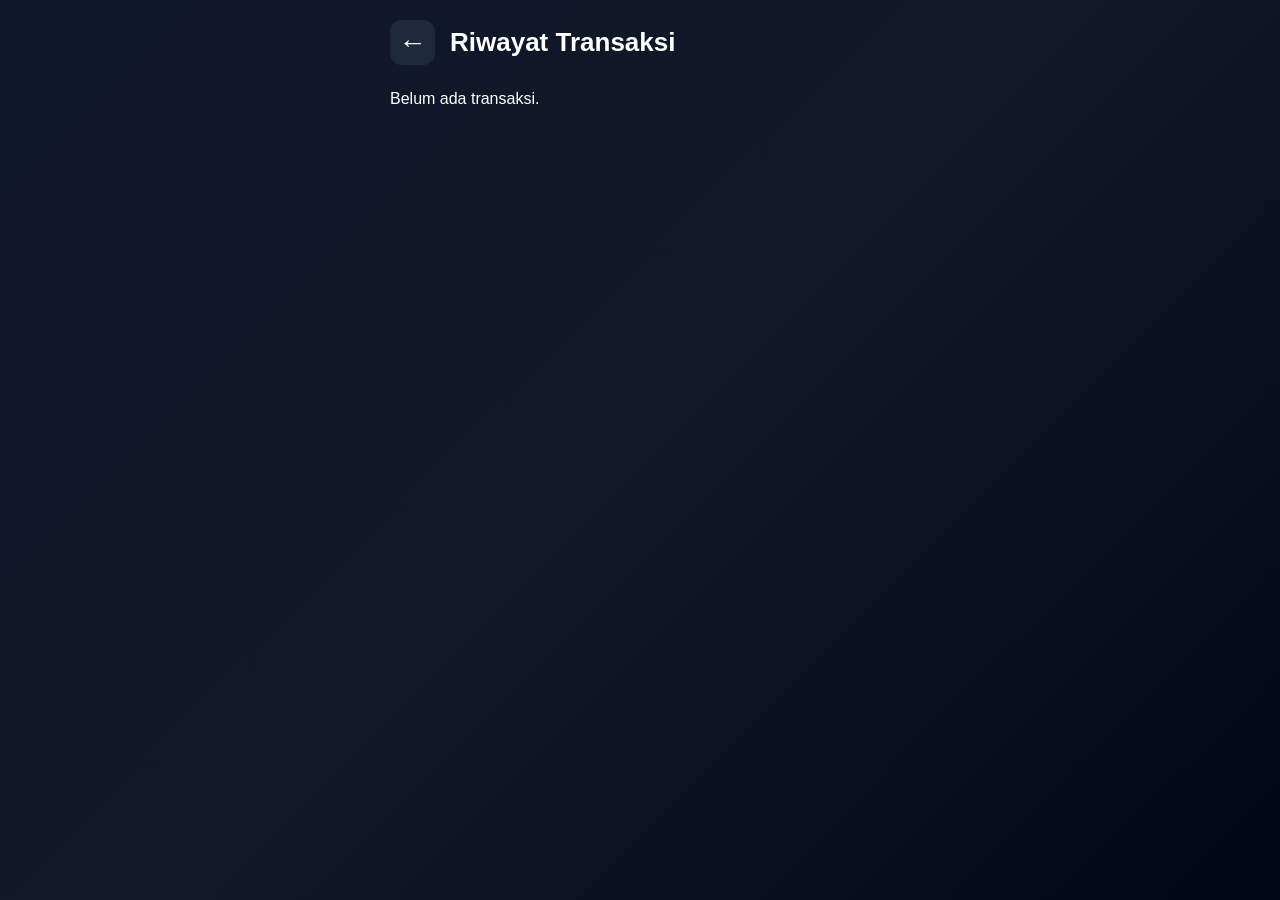
<file: riwayat.html>
<!DOCTYPE html>
<html lang="id">

<head>

    <meta charset="UTF-8">

    <meta
        name="viewport"
        content="width=device-width, initial-scale=1.0"
    >

    <title>Riwayat Transaksi</title>

    <link
        rel="stylesheet"
        href="riwayat.css"
    >

</head>

<body>

    <main class="history-page">

        <!-- ==========================================
             HALAMAN DAFTAR RIWAYAT
        ========================================== -->

        <section id="historyPage">

            <header class="history-header">

                <a
                    href="index.html"
                    class="back-button"
                >
                    ←
                </a>

                <h1>
                    Riwayat Transaksi
                </h1>

            </header>

            <section
             id="transactionList"
             class="transaction-list"
            >
    <!-- TRANSAKSI NYATA AKAN DIBUAT OLEH riwayat.js -->
            </section>
              
            </section>
            
        <!-- ==========================================
             HALAMAN DETAIL TRANSAKSI
        ========================================== -->

        <section
            id="detailPage"
            class="detail-page"
            hidden
        >

            <header class="detail-header">

                <button
                    id="backToHistory"
                    class="back-button"
                    type="button"
                >
                    ←
                </button>

                <h1>
                    Detail Transaksi
                </h1>

            </header>


            <div class="detail-card">

                <div class="detail-status success">

                    <span>
                        Status
                    </span>

                    <strong id="detailStatus">
                        Berhasil ✅
                    </strong>

                </div>


                <div class="detail-row">

                    <span>
                        Alamat pengirim
                    </span>

                    <strong id="detailFrom">
                        -
                    </strong>

                </div>


                <div class="detail-row">

                    <span>
                        Alamat tujuan
                    </span>

                    <strong id="detailTo">
                        -
                    </strong>

                </div>


                <div class="detail-row">

                    <span>
                        Jaringan
                    </span>

                    <strong id="detailNetwork">
                        Ethereum Sepolia
                    </strong>

                </div>


                <div class="detail-row">

                    <span>
                        Jumlah
                    </span>

                    <strong id="detailAmount">
                        -
                    </strong>

                </div>


                <div class="detail-row">

                    <span>
                        Biaya jaringan
                    </span>

                    <strong id="detailGas">
                        -
                    </strong>

                </div>


                <div class="detail-row">

                    <span>
                        Block
                    </span>

                    <strong id="detailBlock">
                        -
                    </strong>

                </div>


                <div class="detail-row">

                    <span>
                        Waktu dan tanggal
                    </span>

                    <strong id="detailTime">
                        -
                    </strong>

                </div>


                <div class="detail-hash">

                    <span>
                        Transaction Hash
                    </span>

                    <code id="detailHash">
                        -
                    </code>

                </div>


                <div class="detail-actions">

                    <button
                        id="copyHashButton"
                        type="button"
                    >
                        Salin Hash
                    </button>


                    <a
                        id="explorerButton"
                        href="#"
                        target="_blank"
                        rel="noopener noreferrer"
                    >
                        Buka Explorer
                    </a>

                </div>

            </div>

        </section>

    </main>


    <script src="riwayat.js"></script>

</body>

                    </html>
</file>
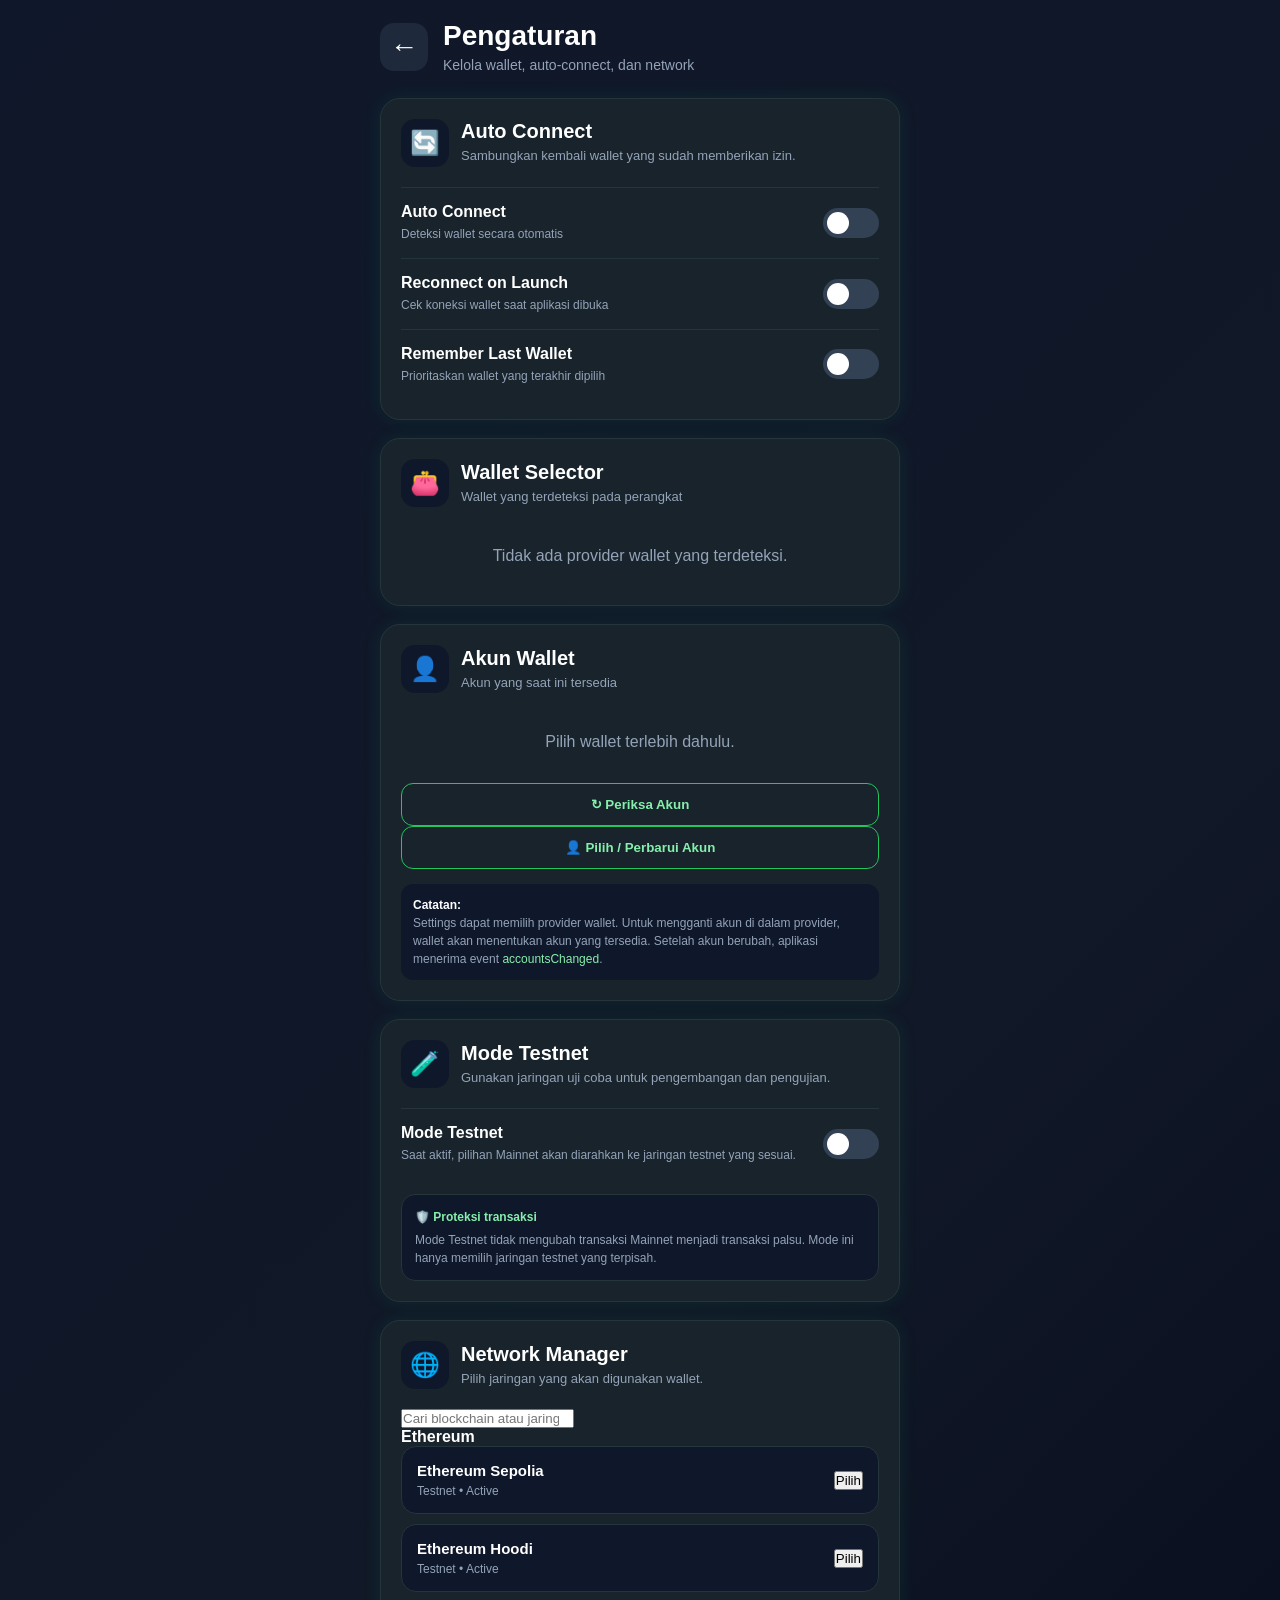
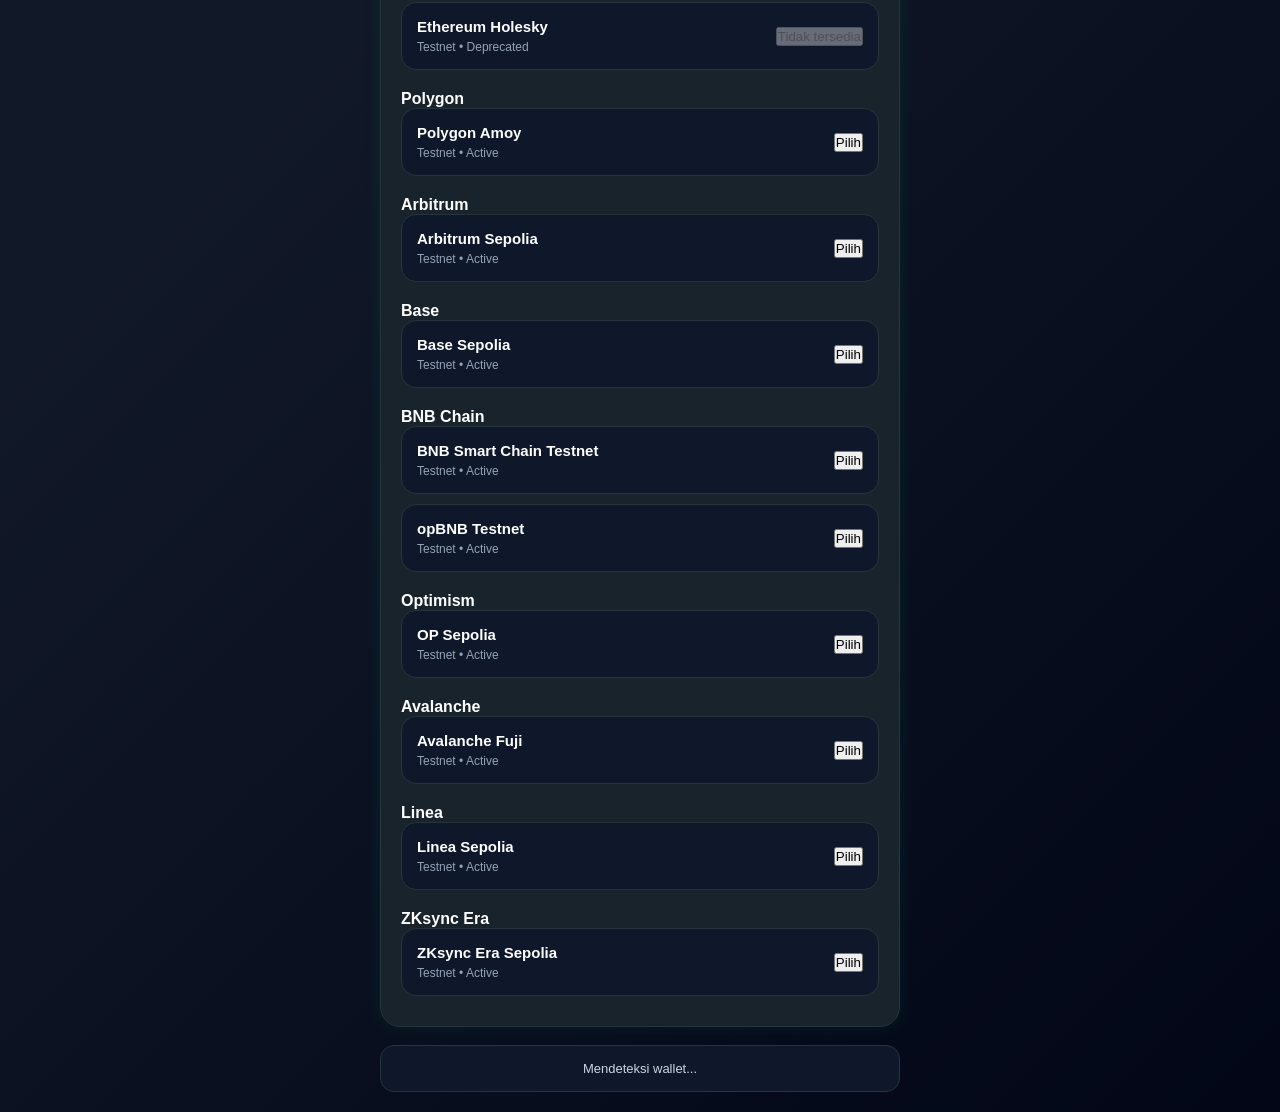
<file: settings.html>
<!DOCTYPE html>
<html lang="id">

<head>

    <meta charset="UTF-8">

    <meta
        name="viewport"
        content="width=device-width, initial-scale=1.0"
    >

    <title>Pengaturan Wallet</title>

    <link
        rel="stylesheet"
        href="settings.css"
    >

</head>

<body>

<main class="settings-page">

    <!-- ==========================================
         HEADER
    =========================================== -->

    <header class="settings-header">

  <a
      href="wallet-header.html"
      class="back-button"
      aria-label="Kembali ke Wallet Header"
  > 
            ←
    </a>

        <div>
            <h1>
                Pengaturan
            </h1>

            <p>
                Kelola wallet, auto-connect, dan network
            </p>
        </div>

    </header>


    <!-- ==========================================
         AUTO CONNECT
    =========================================== -->

    <section class="settings-card">

        <div class="section-title">

            <span class="section-icon">
                🔄
            </span>

            <div>

                <h2>
                    Auto Connect
                </h2>

                <p>
                    Sambungkan kembali wallet
                    yang sudah memberikan izin.
                </p>

            </div>

        </div>


        <!-- AUTO CONNECT -->

        <div class="setting-row">

            <div>

                <strong>
                    Auto Connect
                </strong>

                <span>
                    Deteksi wallet secara otomatis
                </span>

            </div>

            <label class="switch">

                <input
                    type="checkbox"
                    id="autoConnectToggle"
                >

                <span class="slider"></span>

            </label>

        </div>


        <!-- RECONNECT -->

        <div class="setting-row">

            <div>

                <strong>
                    Reconnect on Launch
                </strong>

                <span>
                    Cek koneksi wallet saat aplikasi dibuka
                </span>

            </div>

            <label class="switch">

                <input
                    type="checkbox"
                    id="reconnectToggle"
                >

                <span class="slider"></span>

            </label>

        </div>


        <!-- REMEMBER WALLET -->

        <div class="setting-row">

            <div>

                <strong>
                    Remember Last Wallet
                </strong>

                <span>
                    Prioritaskan wallet yang terakhir dipilih
                </span>

            </div>

            <label class="switch">

                <input
                    type="checkbox"
                    id="rememberWalletToggle"
                >

                <span class="slider"></span>

            </label>

        </div>

    </section>


    <!-- ==========================================
         WALLET SELECTOR
    =========================================== -->

    <section class="settings-card">

        <div class="section-title">

            <span class="section-icon">
                👛
            </span>

            <div>

                <h2>
                    Wallet Selector
                </h2>

                <p>
                    Wallet yang terdeteksi pada perangkat
                </p>

            </div>

        </div>


        <div
            id="walletList"
            class="wallet-list"
        >

            <div class="loading">
                Mendeteksi wallet...
            </div>

        </div>

    </section>


    <!-- ==========================================
         ACCOUNT
    =========================================== -->

    <section class="settings-card">

        <div class="section-title">

            <span class="section-icon">
                👤
            </span>

            <div>

                <h2>
                    Akun Wallet
                </h2>

                <p>
                    Akun yang saat ini tersedia
                </p>

            </div>

        </div>


        <div
            id="accountList"
            class="account-list"
        >

            <div class="empty-state">
                Belum ada wallet terhubung.
            </div>

        </div>


        <button
            id="refreshAccounts"
            class="secondary-button"
            type="button"
        >
            ↻ Periksa Akun
        </button>

        <button
    id="requestAccountButton"
    class="secondary-button"
    type="button"
>
    👤 Pilih / Perbarui Akun
        </button>

        <div class="account-note">

            <strong>
                Catatan:
            </strong>

    <p>
    Settings dapat memilih provider wallet.
    Untuk mengganti akun di dalam provider,
    wallet akan menentukan akun yang tersedia.
    Setelah akun berubah, aplikasi menerima
    event <code>accountsChanged</code>.
</p>

        </div>

    </section>

    <!-- ==========================================
     MODE TESTNET
========================================== -->

<section class="settings-card">

    <div class="section-title">

        <span class="section-icon">
            🧪
        </span>

        <div>

            <h2>
                Mode Testnet
            </h2>

            <p>
                Gunakan jaringan uji coba untuk pengembangan
                dan pengujian.
            </p>

        </div>

    </div>


    <div class="setting-row">

        <div>

            <strong>
                Mode Testnet
            </strong>

            <span>
                Saat aktif, pilihan Mainnet akan diarahkan
                ke jaringan testnet yang sesuai.
            </span>

        </div>

        <label class="switch">

            <input
                type="checkbox"
                id="testnetToggle"
            >

            <span class="slider"></span>

        </label>

    </div>


    <div class="mode-note">

        <strong>
            🛡️ Proteksi transaksi
        </strong>

        <p>
            Mode Testnet tidak mengubah transaksi Mainnet
            menjadi transaksi palsu. Mode ini hanya memilih
            jaringan testnet yang terpisah.
        </p>

    </div>

</section>

    <!-- ==========================================
     NETWORK MANAGER
========================================== -->

<section class="settings-card">

    <div class="section-title">

        <span class="section-icon">
            🌐
        </span>

        <div>

            <h2>
                Network Manager
            </h2>

            <p>
                Pilih jaringan yang akan digunakan wallet.
            </p>

        </div>

    </div>


    <div class="network-search">

    <input
        type="search"
        id="networkSearch"
        placeholder="Cari blockchain atau jaringan..."
        autocomplete="off"
    >

</div>

<div
    id="networkList"
    class="network-list"
>

    <div class="loading">
        Memuat jaringan...
    </div>

</div>

</section>

    <!-- ==========================================
         STATUS
    =========================================== -->

    <div
        id="settingsStatus"
        class="settings-status"
    >
        Pengaturan siap.
    </div>

</main>


<script src="settings.js"></script>

</body>

  </html>
</file>
<file: riwayat.css>
* {
    margin: 0;
    padding: 0;
    box-sizing: border-box;

    font-family:
        Arial,
        Helvetica,
        sans-serif;
}

body {

    min-height: 100vh;

    background:
        linear-gradient(
            135deg,
            #0f172a,
            #111827,
            #020617
        );

    color: #ffffff;

    padding: 20px;
}

.history-page {

    width: 100%;
    max-width: 500px;

    margin: auto;
}

.history-header {

    display: flex;

    align-items: center;

    gap: 15px;

    margin-bottom: 25px;
}

.history-header h1 {

    font-size: 26px;

    color: #ffffff;
}

.back-button {

    display: flex;

    align-items: center;
    justify-content: center;

    width: 45px;
    height: 45px;

    border-radius: 12px;

    background: #1e293b;

    color: #ffffff;

    text-decoration: none;

    font-size: 28px;
}

.transaction-list {

    display: flex;

    flex-direction: column;

    gap: 12px;
}

.transaction-item {

    display: flex;

    justify-content: space-between;

    align-items: center;

    padding: 18px;

    border-radius: 16px;

    background: #18232b;

    border: 1px solid #26343c;

    cursor: pointer;

    transition: .2s;
}

.transaction-item:hover {

    transform: translateY(-2px);

    border-color: #22c55e;
}

.transaction-info {

    display: flex;

    flex-direction: column;

    gap: 6px;
}

.transaction-info strong {

    font-size: 19px;

    color: #ffffff;
}

.transaction-info span {

    font-size: 15px;

    color: #94a3b8;
}

.transaction-item time {

    font-size: 15px;

    color: #cbd5e1;

    white-space: nowrap;
  }

/* ==========================================
   DETAIL TRANSAKSI
========================================== */

.detail-page {
    width: 100%;
}

.detail-header {
    display: flex;
    align-items: center;
    gap: 15px;
    margin-bottom: 25px;
}

.detail-header h1 {
    font-size: 26px;
    color: #ffffff;
}

.detail-card {
    background: #18232b;
    border: 1px solid #26343c;
    border-radius: 20px;
    padding: 20px;
}

.detail-status {
    display: flex;
    flex-direction: column;
    gap: 8px;

    padding: 18px;

    margin-bottom: 20px;

    border-radius: 15px;

    background: #102a2d;

    border: 1px solid #18aee8;
}

.detail-status span {
    color: #94a3b8;
    font-size: 14px;
}

.detail-status strong {
    color: #18aee8;
    font-size: 20px;
}

.detail-row {
    display: flex;
    justify-content: space-between;
    gap: 20px;

    padding: 16px 0;

    border-bottom: 1px solid #26343c;
}

.detail-row span {
    color: #94a3b8;
    font-size: 15px;
}

.detail-row strong {
    color: #ffffff;
    font-size: 15px;

    text-align: right;

    word-break: break-word;
}

.detail-hash {
    margin-top: 20px;
    padding: 15px;

    border-radius: 12px;

    background: #0f172a;

    border: 1px solid #26343c;
}

.detail-hash span {
    display: block;

    margin-bottom: 10px;

    color: #94a3b8;
    font-size: 14px;
}

.detail-hash code {
    display: block;

    color: #ffffff;

    font-size: 13px;
    line-height: 1.6;

    word-break: break-all;
}

.detail-actions {
    display: flex;
    flex-direction: column;
    gap: 12px;

    margin-top: 20px;
}

.detail-actions button,
.detail-actions a {
    width: 100%;

    padding: 15px;

    border: none;
    border-radius: 14px;

    text-align: center;

    text-decoration: none;

    font-size: 17px;
    font-weight: bold;

    cursor: pointer;
}

.detail-actions button {
    background: #2196f3;
    color: #ffffff;
}

.detail-actions a {
    background: linear-gradient(
        90deg,
        #22c55e,
        #16a34a
    );

    color: #ffffff;
}


/* ==========================================
   TRANSACTION ITEM SEKARANG BUTTON
========================================== */

.transaction-item {
    width: 100%;

    text-align: left;

    font-family:
        Arial,
        Helvetica,
        sans-serif;
    }
</file>
<file: settings.css>
* {

    margin: 0;
    padding: 0;

    box-sizing: border-box;

    font-family:
        Arial,
        Helvetica,
        sans-serif;
}


body {

    min-height: 100vh;

    background:
        linear-gradient(
            135deg,
            #0f172a,
            #111827,
            #020617
        );

    color: #ffffff;

    padding: 20px;
}


.settings-page {

    width: 100%;

    max-width: 520px;

    margin: auto;
}


/* ==========================================
   HEADER
========================================== */

.settings-header {

    display: flex;

    align-items: center;

    gap: 15px;

    margin-bottom: 25px;
}


.settings-header h1 {

    font-size: 28px;

    margin-bottom: 5px;
}


.settings-header p {

    color: #94a3b8;

    font-size: 14px;
}


/* ==========================================
   BACK BUTTON
========================================== */

.back-button {

    width: 48px;
    height: 48px;

    display: flex;

    align-items: center;
    justify-content: center;

    border-radius: 14px;

    background: #1e293b;

    color: #ffffff;

    text-decoration: none;

    font-size: 28px;

    flex-shrink: 0;
}


/* ==========================================
   CARD
========================================== */

.settings-card {

    margin-bottom: 18px;

    padding: 20px;

    border-radius: 20px;

    background: #18232b;

    border: 1px solid #26343c;

    box-shadow:
        0 0 20px
        rgba(
            0,
            255,
            136,
            0.08
        );
}


/* ==========================================
   SECTION TITLE
========================================== */

.section-title {

    display: flex;

    align-items: center;

    gap: 12px;

    margin-bottom: 20px;
}


.section-icon {

    width: 48px;
    height: 48px;

    display: flex;

    align-items: center;
    justify-content: center;

    border-radius: 14px;

    background: #0f172a;

    font-size: 24px;
}


.section-title h2 {

    font-size: 20px;
}


.section-title p {

    margin-top: 4px;

    color: #94a3b8;

    font-size: 13px;

    line-height: 1.4;
}


/* ==========================================
   SETTING ROW
========================================== */

.setting-row {

    display: flex;

    align-items: center;

    justify-content: space-between;

    gap: 15px;

    padding: 15px 0;

    border-top: 1px solid #26343c;
}


.setting-row div {

    display: flex;

    flex-direction: column;

    gap: 5px;
}


.setting-row strong {

    font-size: 16px;
}


.setting-row span {

    color: #94a3b8;

    font-size: 12px;

    line-height: 1.4;
}


/* ==========================================
   SWITCH
========================================== */

.switch {

    position: relative;

    width: 56px;
    height: 30px;

    flex-shrink: 0;
}


.switch input {

    opacity: 0;

    width: 0;
    height: 0;
}


.slider {

    position: absolute;

    inset: 0;

    cursor: pointer;

    border-radius: 30px;

    background: #334155;

    transition: .25s;
}


.slider::before {

    content: "";

    position: absolute;

    width: 22px;
    height: 22px;

    left: 4px;
    top: 4px;

    border-radius: 50%;

    background: #ffffff;

    transition: .25s;
}


.switch input:checked + .slider {

    background:
        linear-gradient(
            90deg,
            #22c55e,
            #16a34a
        );

    box-shadow:
        0 0 15px
        rgba(
            34,
            197,
            94,
            0.45
        );
}


.switch input:checked +
.slider::before {

    transform:
        translateX(26px);
}


/* ==========================================
   WALLET LIST
========================================== */

.wallet-list {

    display: flex;

    flex-direction: column;

    gap: 10px;
}


.wallet-item {

    display: flex;

    align-items: center;

    gap: 12px;

    padding: 14px;

    border-radius: 15px;

    background: #0f172a;

    border: 1px solid #26343c;
}


.wallet-icon {

    width: 44px;
    height: 44px;

    border-radius: 12px;

    object-fit: contain;

    background: #1e293b;
}


.wallet-info {

    flex: 1;

    min-width: 0;
}


.wallet-info strong {

    display: block;

    font-size: 16px;
}


.wallet-info span {

    display: block;

    margin-top: 4px;

    color: #94a3b8;

    font-size: 12px;
}


.wallet-select-button {

    border: none;

    padding: 9px 12px;

    border-radius: 10px;

    background: #22c55e;

    color: #ffffff;

    font-weight: bold;

    cursor: pointer;

    white-space: nowrap;
}


.wallet-select-button.selected {

    background: #334155;

    color: #86efac;

    border: 1px solid #22c55e;
}


/* ==========================================
   ACCOUNT
========================================== */

.account-list {

    display: flex;

    flex-direction: column;

    gap: 10px;

    margin-bottom: 12px;
}


.account-item {

    padding: 14px;

    border-radius: 14px;

    background: #0f172a;

    border: 1px solid #26343c;
}


.account-item strong {

    display: block;

    color: #86efac;

    margin-bottom: 5px;
}


.account-item code {

    word-break: break-all;

    color: #cbd5e1;

    font-size: 12px;
}


.account-item.active {

    border-color: #22c55e;

    box-shadow:
        0 0 12px
        rgba(
            34,
            197,
            94,
            0.15
        );
}


.secondary-button {

    width: 100%;

    padding: 13px;

    border: 1px solid #22c55e;

    border-radius: 12px;

    background: transparent;

    color: #86efac;

    font-weight: bold;

    cursor: pointer;
}


/* ==========================================
   ACCOUNT NOTE
========================================== */

.account-note {

    margin-top: 15px;

    padding: 12px;

    border-radius: 12px;

    background: #0f172a;

    color: #94a3b8;

    font-size: 12px;

    line-height: 1.5;
}


.account-note strong {

    color: #ffffff;
}


.account-note code {

    color: #86efac;
}


/* ==========================================
   NETWORK
========================================== */

.network-item {

    width: 100%;

    display: flex;

    align-items: center;

    justify-content: space-between;

    gap: 15px;

    padding: 15px;

    margin-bottom: 10px;

    border-radius: 15px;

    background: #0f172a;

    color: #ffffff;

    border: 1px solid #26343c;

    text-align: left;

    cursor: pointer;
}


.network-item div {

    display: flex;

    flex-direction: column;

    gap: 5px;
}


.network-item strong {

    font-size: 15px;
}


.network-item span {

    color: #94a3b8;

    font-size: 12px;
}


.network-item.active {

    border-color: #22c55e;

    box-shadow:
        0 0 12px
        rgba(
            34,
            197,
            94,
            0.15
        );
}


.network-item.disabled {

    opacity: 0.5;

    cursor: not-allowed;
}


.network-status {

    color: #86efac !important;

    white-space: nowrap;
}


/* ==========================================
   STATUS
========================================== */

.settings-status {

    padding: 15px;

    margin-top: 5px;

    border-radius: 14px;

    background: #0f172a;

    border: 1px solid #26343c;

    color: #cbd5e1;

    text-align: center;

    font-size: 13px;
}


/* ==========================================
   EMPTY / LOADING
========================================== */

.loading,
.empty-state {

    padding: 20px;

    text-align: center;

    color: #94a3b8;
}


/* ==========================================
   MOBILE
========================================== */

@media (max-width: 420px) {

    body {

        padding: 14px;
    }


    .settings-card {

        padding: 16px;
    }


    .settings-header h1 {

        font-size: 24px;
    }


    .wallet-select-button {

        padding: 8px 10px;

        font-size: 12px;
    }

  }

/* ==========================================
   MODE TESTNET
========================================== */

.mode-note {

    margin-top: 15px;

    padding: 13px;

    border-radius: 14px;

    background: #0f172a;

    border: 1px solid #26343c;

    color: #94a3b8;

    font-size: 12px;

    line-height: 1.5;
}


.mode-note strong {

    display: block;

    color: #86efac;

    margin-bottom: 5px;
}


/* ==========================================
   NETWORK LIST
========================================== */

.network-list {

    display: flex;

    flex-direction: column;

    gap: 10px;
}


.network-item {

    width: 100%;

    display: flex;

    align-items: center;

    justify-content: space-between;

    gap: 15px;

    padding: 15px;

    border-radius: 15px;

    background: #0f172a;

    color: #ffffff;

    border: 1px solid #26343c;

    text-align: left;

    cursor: pointer;

    transition: .2s;
}


.network-item:hover {

    border-color: #22c55e;

    transform: translateY(-1px);
}


.network-item.selected {

    border-color: #22c55e;

    box-shadow:
        0 0 14px
        rgba(
            34,
            197,
            94,
            .18
        );
}


.network-main {

    display: flex;

    flex-direction: column;

    gap: 5px;
}


.network-main strong {

    font-size: 15px;
}


.network-main span {

    color: #94a3b8;

    font-size: 12px;
}


.network-badge {

    padding: 6px 9px;

    border-radius: 9px;

    font-size: 11px;

    white-space: nowrap;

    background: #1e293b;

    color: #94a3b8;
}


.network-badge.active {

    background: #14532d;

    color: #86efac;

    border: 1px solid #22c55e;
}


.network-badge.testnet {

    color: #86efac;
}


.network-badge.mainnet {

    color: #facc15;
    }
</file>
